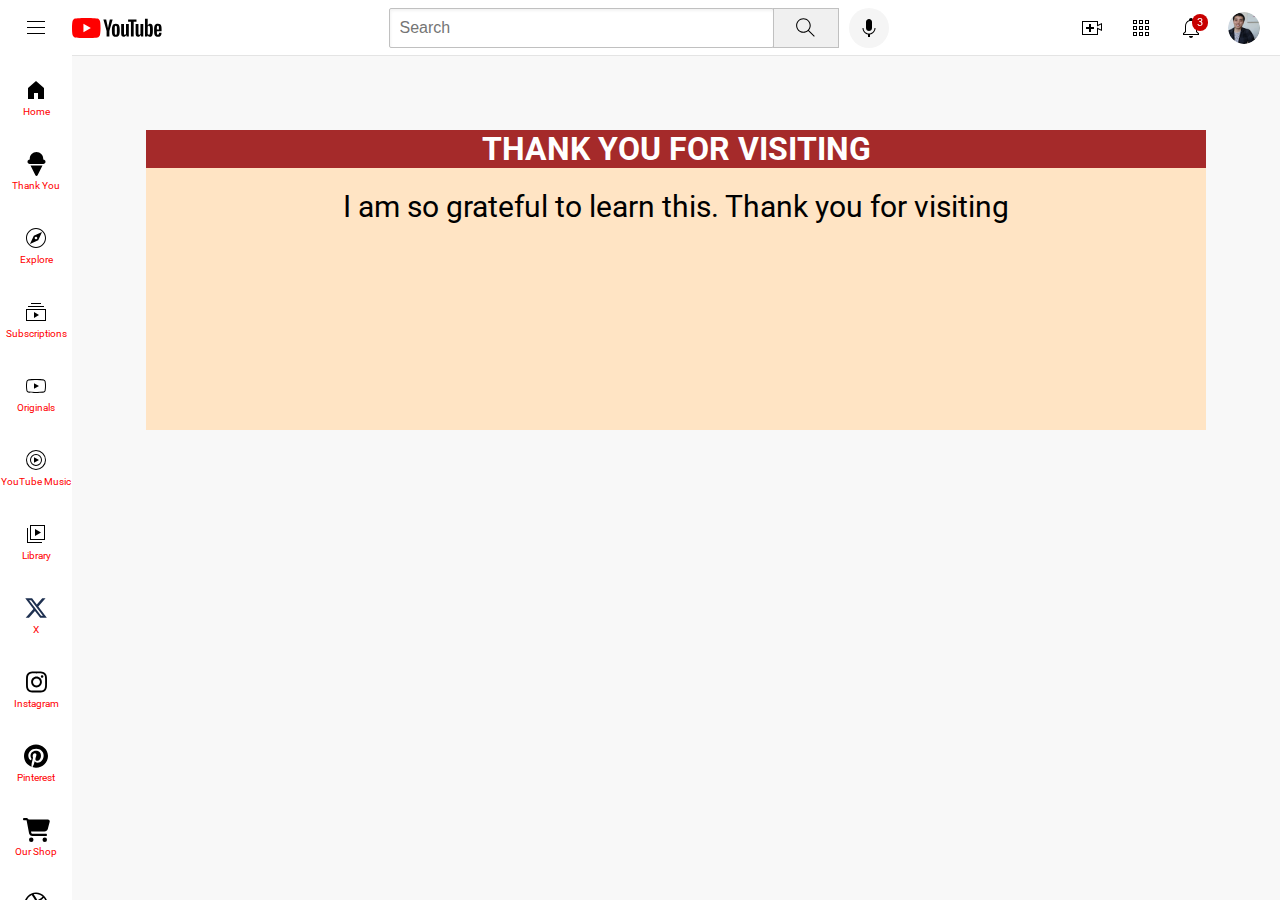
<file: index.html>
<!DOCTYPE html>
<html lang="en">
<head>
    <meta charset="UTF-8">
    <meta name="viewport" content="width=device-width, initial-scale=1.0">

    <link rel="preconnect" href="https://fonts.googleapis.com">
    <link rel="preconnect" href="https://fonts.gstatic.com" crossorigin>
    <link href="https://fonts.googleapis.com/css2?family=Roboto:wght@400;500;700&display=swap" rel="stylesheet">

    <link rel="stylesheet" href="styles/general.css">
    <link rel="stylesheet" href="styles/header.css">
    <link rel="stylesheet" href="styles/video.css">
    <link rel="stylesheet" href="styles/sidebar.css">
    <link rel="stylesheet" href="styles/navbar.css">

    <title>Thank You Page</title>
</head>
<body>
    <header class="header">
        <div class="left-section">
          <img class="hamburger-menu" src="icons/hamburger-menu.svg">
          <img class="youtube-logo" src="icons/youtube-logo.svg">
        </div>
        <div class="middle-section">
          <input class="search-bar" type="text" placeholder="Search">
          <button class="search-button">
            <img class="search-icon" src="icons/search.svg">
            <div class="tooltip">Search</div>
          </button>
          <!-- Put position absolute inside position relative -->
          <button class="voice-search-button">
            <img class="voice-search-icon" src="icons/voice-search-icon.svg">
            <div class="tooltip">Search with your voice</div>
          </button>
        </div>
        <div class="right-section">
          <div class="upload-icon-container">
            <img class="upload-icon" src="icons/upload.svg">
            <div class="tooltip">Create</div>
          </div>
          <div class="youtube-apps-icon-container">
            <img class="youtube-apps-icon" src="icons/youtube-apps.svg">
            <div class="tooltip">YouTube Apps</div>
          </div>
          <div class="notifications-icon-container">
            <img class="notifications-icon" src="icons/notifications.svg">
            <div class="notifications-count">3</div>
            <div class="tooltip">Notifications</div>
          </div>
          <img class="current-user-picture" src="channel-pictures/my-channel.jpeg">
        </div>
      </header>
  
      <nav class="sidebar">
        <a href="./index.html" class="anchor"><div class="sidebar-link sidebar-link-extra">
          <img src="icons/home.svg">
          <div style="text-decoration: none;">Home</div>
        </div></a>
        <a href="./thanks.html" class="anchor"><div class="sidebar-link sidebar-link-extra">
          <img src="icons/ice-cream-solid.svg">
          <div style="text-decoration: none;">Thank You</div>
        </div></a>
        <div class="sidebar-link sidebar-link-extra">
          <img src="icons/explore.svg">
          <div>Explore</div>
        </div>
        <div class="sidebar-link sidebar-link-extra">
          <img src="icons/subscriptions.svg">
          <div>Subscriptions</div>
        </div>
        <div class="sidebar-link sidebar-link-extra">
          <img src="icons/originals.svg">
          <div>Originals</div>
        </div>
        <div class="sidebar-link sidebar-link-extra">
          <img src="icons/youtube-music.svg">
          <div>YouTube Music</div>
        </div>
        <div class="sidebar-link sidebar-link-extra">
          <img src="icons/library.svg">
          <div>Library</div>
        </div>
        <div class="sidebar-link sidebar-link-extra">
          <img src="icons/x-twitter.svg">
          <div>X</div>
        </div>
        <div class="sidebar-link sidebar-link-extra">
          <img src="icons/instagram.svg" alt="instagram icon">
          <div>Instagram</div>
        </div>
        <div class="sidebar-link sidebar-link-extra">
          <img src="icons/pinterest.svg" alt="Pinterest icon">
          <div>Pinterest</div>
        </div>
        <div class="sidebar-link sidebar-link-extra">
          <img src="icons/cart-shopping-solid.svg" alt="Shopping cart icon">
          <div>Our Shop</div>
        </div>
        <div class="sidebar-link sidebar-link-extra">
          <img src="icons/dribbble.svg" alt="Dribbble icon">
          <div>Dribble</div>
        </div>
        <div class="sidebar-link sidebar-link-extra">
          <img src="icons/behance.svg" alt="Behance icon">
          <div>Behance</div>
        </div>
      </nav>
    <div>
        <div id="background-1">
            <div id="background-2"><H1>THANK YOU FOR VISITING</H1></div>
            <div id="paragraph">
                <p>I am so grateful to learn this. Thank you for visiting</p>
            </div>
        </div>
    </div>
</body>
</html>
</file>
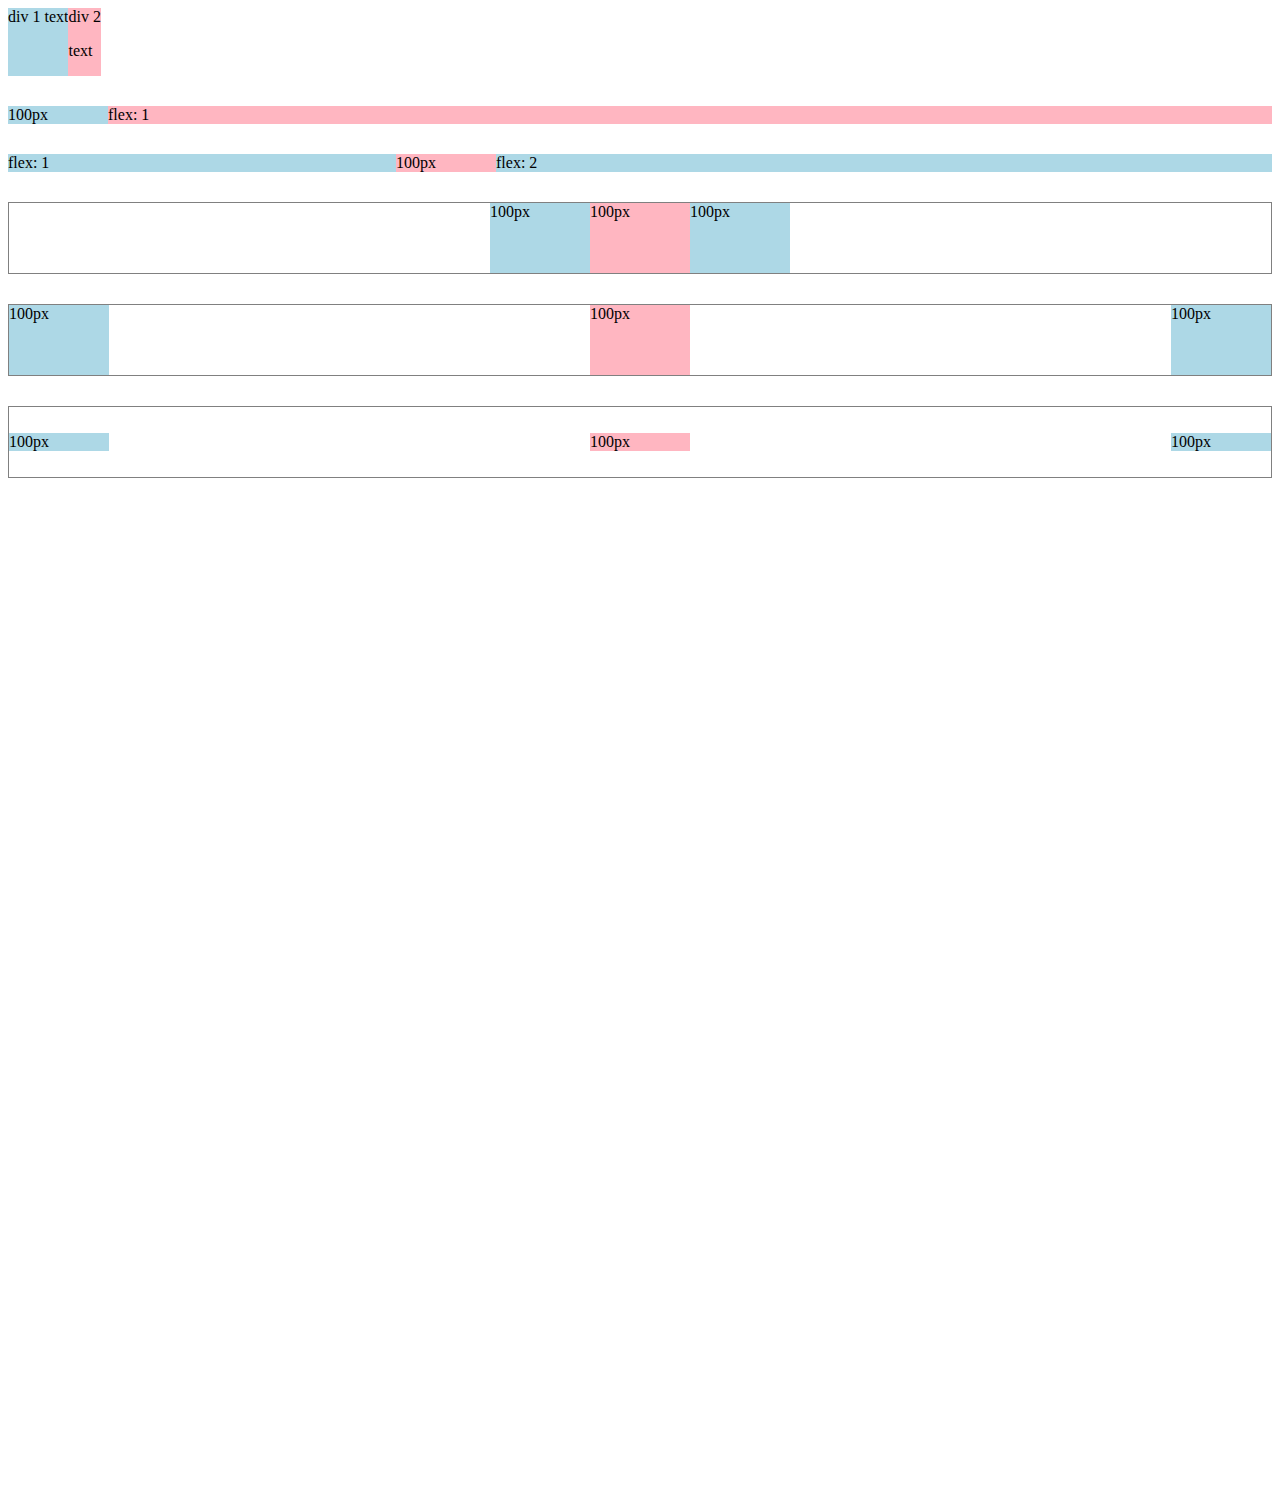
<file: flexbox.html>
<!DOCTYPE html>
<html>
  <head>
    <title>Flexbox Practice</title>
  </head>
  <body style="padding-bottom: 1000px;">
    <div style="
      display: flex;
      flex-direction: row;
    ">
      <div style="background-color: lightblue;">div 1 text</div>
      <div style="background-color: lightpink;">div 2 <p>text</p></div>
    </div>

    <div style="
      margin-top: 30px;
      display: flex;
      flex-direction: row;
    ">
      <div style="
        background-color: lightblue;
        width: 100px;
      ">100px</div>
      <div style="
        background-color: lightpink;
        flex: 1;
      ">flex: 1</div>
    </div>

    <div style="
      margin-top: 30px;
      display: flex;
      flex-direction: row;
    ">
      <div style="
        background-color: lightblue;
        flex: 1;
      ">flex: 1</div>
      <div style="
        background-color: lightpink;
        width: 100px;
      ">100px</div>
      <div style="
        background-color: lightblue;
        flex: 2;
      ">flex: 2</div>
    </div>

    <div style="
      margin-top: 30px;
      height: 70px;
      border-width: 1px;
      border-style: solid;
      border-color: gray;

      display: flex;
      flex-direction: row;
      justify-content: center;
    ">
      <div style="
        background-color: lightblue;
        width: 100px;
      ">100px</div>
      <div style="
        background-color: lightpink;
        width: 100px;
      ">100px</div>
      <div style="
        background-color: lightblue;
        width: 100px;
      ">100px</div>
    </div>

    <div style="
      margin-top: 30px;
      height: 70px;
      border-width: 1px;
      border-style: solid;
      border-color: gray;

      display: flex;
      flex-direction: row;
      justify-content: space-between;
    ">
      <div style="
        background-color: lightblue;
        width: 100px;
      ">100px</div>
      <div style="
        background-color: lightpink;
        width: 100px;
      ">100px</div>
      <div style="
        background-color: lightblue;
        width: 100px;
      ">100px</div>
    </div>

    <div style="
      margin-top: 30px;
      height: 70px;
      border-width: 1px;
      border-style: solid;
      border-color: gray;

      display: flex;
      flex-direction: row;
      justify-content: space-between;
      align-items: center;
    ">
      <div style="
        background-color: lightblue;
        width: 100px;
      ">100px</div>
      <div style="
        background-color: lightpink;
        width: 100px;
      ">100px</div>
      <div style="
        background-color: lightblue;
        width: 100px;
      ">100px</div>
    </div>
  </body>
</html>
</file>
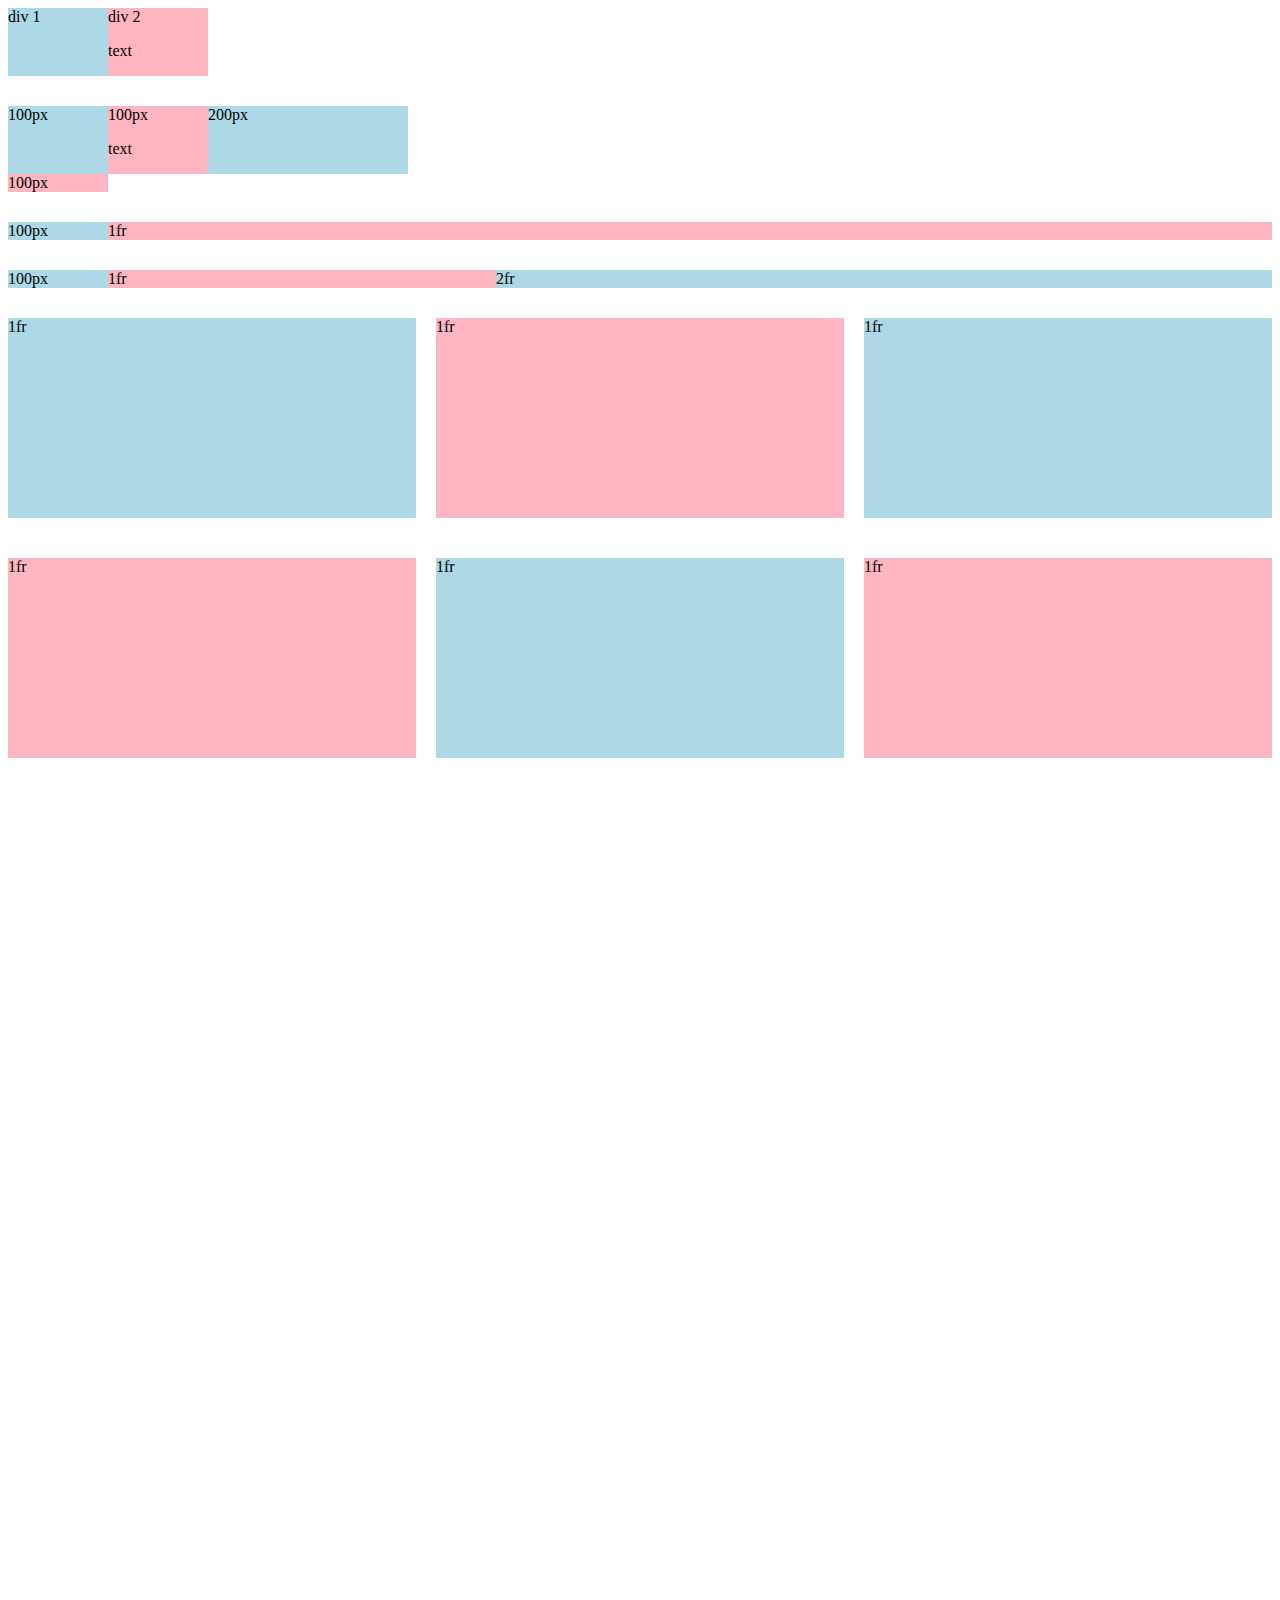
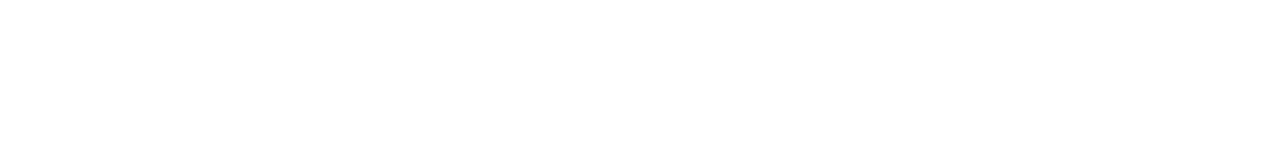
<file: grid.html>
<!DOCTYPE html>
<html>
  <head>
    <title>Grid Practice</title>
  </head>
  <body style="padding-bottom: 1000px;">
    <div style="
      display: grid;
      grid-template-columns: 100px 100px;
    ">
      <div style="background-color: lightblue;">div 1</div>
      <div style="background-color: lightpink;">div 2<p>text</p></div>
    </div>

    <div style="
      margin-top: 30px;
      display: grid;
      grid-template-columns: 100px 100px 200px;
    ">
      <div style="background-color: lightblue;">100px</div>
      <div style="background-color: lightpink;">100px<p>text</p></div>
      <div style="background-color: lightblue;">200px</div>
      <div style="background-color: lightpink;">100px</div>
    </div>

    <div style="
      margin-top: 30px;
      display: grid;
      grid-template-columns: 100px 1fr;
    ">
      <div style="background-color: lightblue;">100px</div>
      <div style="background-color: lightpink;">1fr</div>
    </div>

    <div style="
      margin-top: 30px;
      display: grid;
      grid-template-columns: 100px 1fr 2fr;
    ">
      <div style="background-color: lightblue;">100px</div>
      <div style="background-color: lightpink;">1fr</div>
      <div style="background-color: lightblue;">2fr</div>
    </div>

    <div style="
      margin-top: 30px;
      display: grid;
      grid-template-columns: 1fr 1fr 1fr;
      column-gap: 20px;
      row-gap: 40px;
    ">
      <div style="background-color: lightblue; height: 200px;">1fr</div>
      <div style="background-color: lightpink; height: 200px;">1fr</div>
      <div style="background-color: lightblue; height: 200px;">1fr</div>
      <div style="background-color: lightpink; height: 200px;">1fr</div>
      <div style="background-color: lightblue; height: 200px;">1fr</div>
      <div style="background-color: lightpink; height: 200px;">1fr</div>
    </div>
  </body>
</html>
</file>
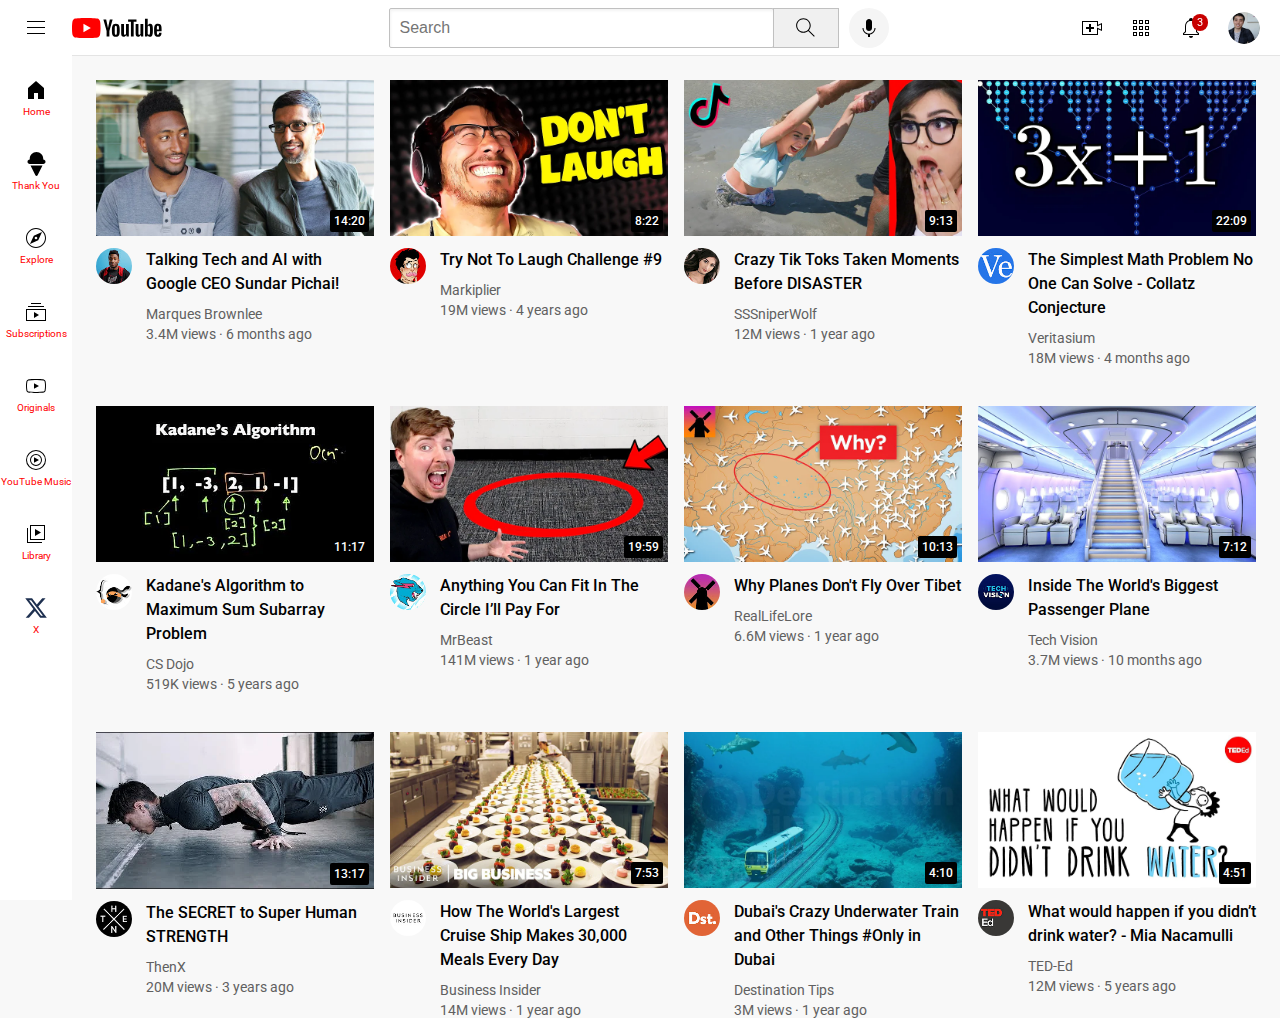
<file: home.html>
<!DOCTYPE html>
<html>
  <head>
    <title>YouTube.com Clone</title>

    <link rel="preconnect" href="https://fonts.googleapis.com">
    <link rel="preconnect" href="https://fonts.gstatic.com" crossorigin>
    <link href="https://fonts.googleapis.com/css2?family=Roboto:wght@400;500;700&display=swap" rel="stylesheet">

    <link rel="stylesheet" href="styles/general.css">
    <link rel="stylesheet" href="styles/header.css">
    <link rel="stylesheet" href="styles/video.css">
    <link rel="stylesheet" href="styles/sidebar.css">
    <link rel="stylesheet" href="styles/navbar.css">
  </head>
  <body>
    <header class="header">
      <div class="left-section">
        <img class="hamburger-menu" src="icons/hamburger-menu.svg">
        <img class="youtube-logo" src="icons/youtube-logo.svg">
      </div>
      <div class="middle-section">
        <input class="search-bar" type="text" placeholder="Search">
        <button class="search-button">
          <img class="search-icon" src="icons/search.svg">
          <div class="tooltip">Search</div>
        </button>
        <!-- Put position absolute inside position relative -->
        <button class="voice-search-button">
          <img class="voice-search-icon" src="icons/voice-search-icon.svg">
          <div class="tooltip">Search with your voice</div>
        </button>
      </div>
      <div class="right-section">
        <div class="upload-icon-container">
          <img class="upload-icon" src="icons/upload.svg">
          <div class="tooltip">Create</div>
        </div>
        <div class="youtube-apps-icon-container">
          <img class="youtube-apps-icon" src="icons/youtube-apps.svg">
          <div class="tooltip">YouTube Apps</div>
        </div>
        <div class="notifications-icon-container">
          <img class="notifications-icon" src="icons/notifications.svg">
          <div class="notifications-count">3</div>
          <div class="tooltip">Notifications</div>
        </div>
        <img class="current-user-picture" src="channel-pictures/my-channel.jpeg">
      </div>
    </header>

    <nav class="sidebar">
      <div class="sidebar-link sidebar-link-extra">
        <img src="icons/home.svg">
        <div>Home</div>
      </div>
      <a href="./thanks.html" class="anchor"><div class="sidebar-link sidebar-link-extra">
        <img src="icons/ice-cream-solid.svg">
        <div style="text-decoration: none;">Thank You</div>
      </div></a>
      <div class="sidebar-link sidebar-link-extra">
        <img src="icons/explore.svg">
        <div>Explore</div>
      </div>
      <div class="sidebar-link sidebar-link-extra">
        <img src="icons/subscriptions.svg">
        <div>Subscriptions</div>
      </div>
      <div class="sidebar-link sidebar-link-extra">
        <img src="icons/originals.svg">
        <div>Originals</div>
      </div>
      <div class="sidebar-link sidebar-link-extra">
        <img src="icons/youtube-music.svg">
        <div>YouTube Music</div>
      </div>
      <div class="sidebar-link sidebar-link-extra">
        <img src="icons/library.svg">
        <div>Library</div>
      </div>
      <div class="sidebar-link sidebar-link-extra">
        <img src="icons/x-twitter.svg">
        <div>X</div>
      </div>
    </nav>

    <main>
      <section class="video-grid">
        <div class="video-preview">
          <div class="thumbnail-row">
            <img class="thumbnail" src="thumbnails/thumbnail-1.webp">
            <div class="video-time">14:20</div>
          </div>
          <div class="video-info-grid">
            <div class="channel-picture">
              <img class="profile-picture" src="channel-pictures/channel-1.jpeg">
            </div>
            <div class="video-info">
              <p class="video-title">
                Talking Tech and AI with Google CEO Sundar Pichai!
              </p>
              <p class="video-author">
                Marques Brownlee
              </p>
              <p class="video-stats">
                3.4M views &#183; 6 months ago
              </p>
            </div>
          </div>
        </div>

        <div class="video-preview">
          <div class="thumbnail-row">
            <img class="thumbnail" src="thumbnails/thumbnail-2.webp">
            <div class="video-time">8:22</div>
          </div>
          <div class="video-info-grid">
            <div class="channel-picture">
              <img class="profile-picture" src="channel-pictures/channel-2.jpeg">
            </div>
            <div class="video-info">
              <p class="video-title">
                Try Not To Laugh Challenge #9
              </p>
              <p class="video-author">
                Markiplier
              </p>
              <p class="video-stats">
                19M views &#183; 4 years ago
              </p>
            </div>
          </div>
        </div>

        <div class="video-preview">
          <div class="thumbnail-row">
            <img class="thumbnail" src="thumbnails/thumbnail-3.webp">
            <div class="video-time">9:13</div>
          </div>
          <div class="video-info-grid">
            <div class="channel-picture">
              <img class="profile-picture" src="channel-pictures/channel-3.jpeg">
            </div>
            <div class="video-info">
              <p class="video-title">
                Crazy Tik Toks Taken Moments Before DISASTER
              </p>
              <p class="video-author">
                SSSniperWolf
              </p>
              <p class="video-stats">
                12M views &#183; 1 year ago
              </p>
            </div>
          </div>
        </div>

        <div class="video-preview">
          <div class="thumbnail-row">
            <img class="thumbnail" src="thumbnails/thumbnail-4.webp">
            <div class="video-time">22:09</div>
          </div>
          <div class="video-info-grid">
            <div class="channel-picture">
              <img class="profile-picture" src="channel-pictures/channel-4.jpeg">
            </div>
            <div class="video-info">
              <p class="video-title">
                The Simplest Math Problem No One Can Solve - Collatz Conjecture
              </p>
              <p class="video-author">
                Veritasium
              </p>
              <p class="video-stats">
                18M views &#183; 4 months ago
              </p>
            </div>
          </div>
        </div>

        <div class="video-preview">
          <div class="thumbnail-row">
            <img class="thumbnail" src="thumbnails/thumbnail-5.webp">
            <div class="video-time">11:17</div>
          </div>
          <div class="video-info-grid">
            <div class="channel-picture">
              <img class="profile-picture" src="channel-pictures/channel-5.jpeg">
            </div>
            <div class="video-info">
              <p class="video-title">
                Kadane's Algorithm to Maximum Sum Subarray Problem
              </p>
              <p class="video-author">
                CS Dojo
              </p>
              <p class="video-stats">
                519K views &#183; 5 years ago
              </p>
            </div>
          </div>
        </div>

        <div class="video-preview">
          <div class="thumbnail-row">
            <img class="thumbnail" src="thumbnails/thumbnail-6.webp">
            <div class="video-time">19:59</div>
          </div>
          <div class="video-info-grid">
            <div class="channel-picture">
              <img class="profile-picture" src="channel-pictures/channel-6.jpeg">
            </div>
            <div class="video-info">
              <p class="video-title">
                Anything You Can Fit In The Circle I’ll Pay For
              </p>
              <p class="video-author">
                MrBeast
              </p>
              <p class="video-stats">
                141M views &#183; 1 year ago
              </p>
            </div>
          </div>
        </div>

        <div class="video-preview">
          <div class="thumbnail-row">
            <img class="thumbnail" src="thumbnails/thumbnail-7.webp">
            <div class="video-time">10:13</div>
          </div>
          <div class="video-info-grid">
            <div class="channel-picture">
              <img class="profile-picture" src="channel-pictures/channel-7.jpeg">
            </div>
            <div class="video-info">
              <p class="video-title">
                Why Planes Don't Fly Over Tibet
              </p>
              <p class="video-author">
                RealLifeLore
              </p>
              <p class="video-stats">
                6.6M views &#183; 1 year ago
              </p>
            </div>
          </div>
        </div>

        <div class="video-preview">
          <div class="thumbnail-row">
            <img class="thumbnail" src="thumbnails/thumbnail-8.webp">
            <div class="video-time">7:12</div>
          </div>
          <div class="video-info-grid">
            <div class="channel-picture">
              <img class="profile-picture" src="channel-pictures/channel-8.jpeg">
            </div>
            <div class="video-info">
              <p class="video-title">
                Inside The World's Biggest Passenger Plane
              </p>
              <p class="video-author">
                Tech Vision
              </p>
              <p class="video-stats">
                3.7M views &#183; 10 months ago
              </p>
            </div>
          </div>
        </div>

        <div class="video-preview">
          <div class="thumbnail-row">
            <img class="thumbnail" src="thumbnails/thumbnail-9.webp">
            <div class="video-time">13:17</div>
          </div>
          <div class="video-info-grid">
            <div class="channel-picture">
              <img class="profile-picture" src="channel-pictures/channel-9.jpeg">
            </div>
            <div class="video-info">
              <p class="video-title">
                The SECRET to Super Human STRENGTH
              </p>
              <p class="video-author">
                ThenX
              </p>
              <p class="video-stats">
                20M views &#183; 3 years ago
              </p>
            </div>
          </div>
        </div>

        <div class="video-preview">
          <div class="thumbnail-row">
            <img class="thumbnail" src="thumbnails/thumbnail-10.webp">
            <div class="video-time">7:53</div>
          </div>
          <div class="video-info-grid">
            <div class="channel-picture">
              <img class="profile-picture" src="channel-pictures/channel-10.jpeg">
            </div>
            <div class="video-info">
              <p class="video-title">
                How The World's Largest Cruise Ship Makes 30,000 Meals Every Day
              </p>
              <p class="video-author">
                Business Insider
              </p>
              <p class="video-stats">
                14M views &#183; 1 year ago
              </p>
            </div>
          </div>
        </div>

        <div class="video-preview">
          <div class="thumbnail-row">
            <img class="thumbnail" src="thumbnails/thumbnail-11.webp">
            <div class="video-time">4:10</div>
          </div>
          <div class="video-info-grid">
            <div class="channel-picture">
              <img class="profile-picture" src="channel-pictures/channel-11.jpeg">
            </div>
            <div class="video-info">
              <p class="video-title">
                Dubai's Crazy Underwater Train and Other Things #Only in Dubai
              </p>
              <p class="video-author">
                Destination Tips
              </p>
              <p class="video-stats">
                3M views &#183; 1 year ago
              </p>
            </div>
          </div>
        </div>

        <div class="video-preview">
          <div class="thumbnail-row">
            <img class="thumbnail" src="thumbnails/thumbnail-12.webp">
            <div class="video-time">4:51</div>
          </div>
          <div class="video-info-grid">
            <div class="channel-picture">
              <img class="profile-picture" src="channel-pictures/channel-12.jpeg">
            </div>
            <div class="video-info">
              <p class="video-title">
                What would happen if you didn’t drink water? - Mia Nacamulli
              </p>
              <p class="video-author">
                TED-Ed
              </p>
              <p class="video-stats">
                12M views &#183; 5 years ago
              </p>
            </div>
          </div>
        </div>
      </section>
    </main>
  </body>
</html>
</file>
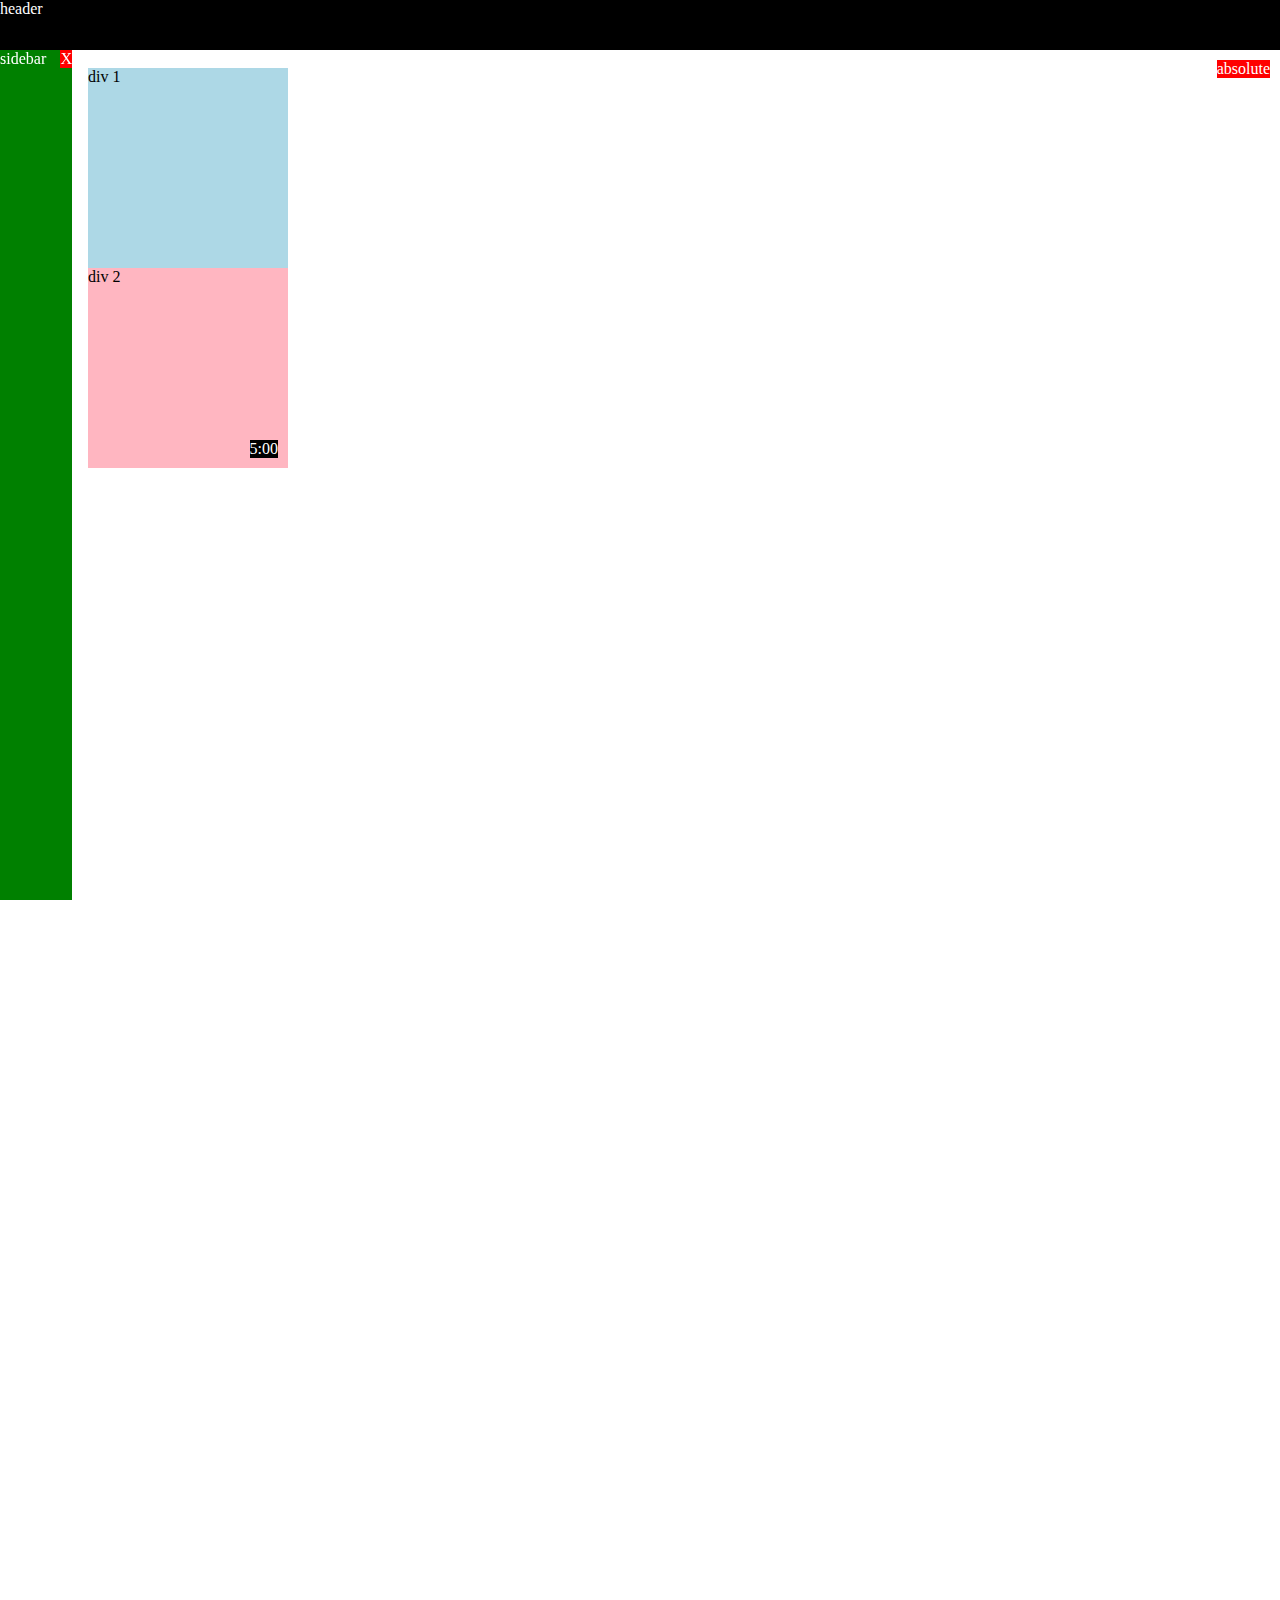
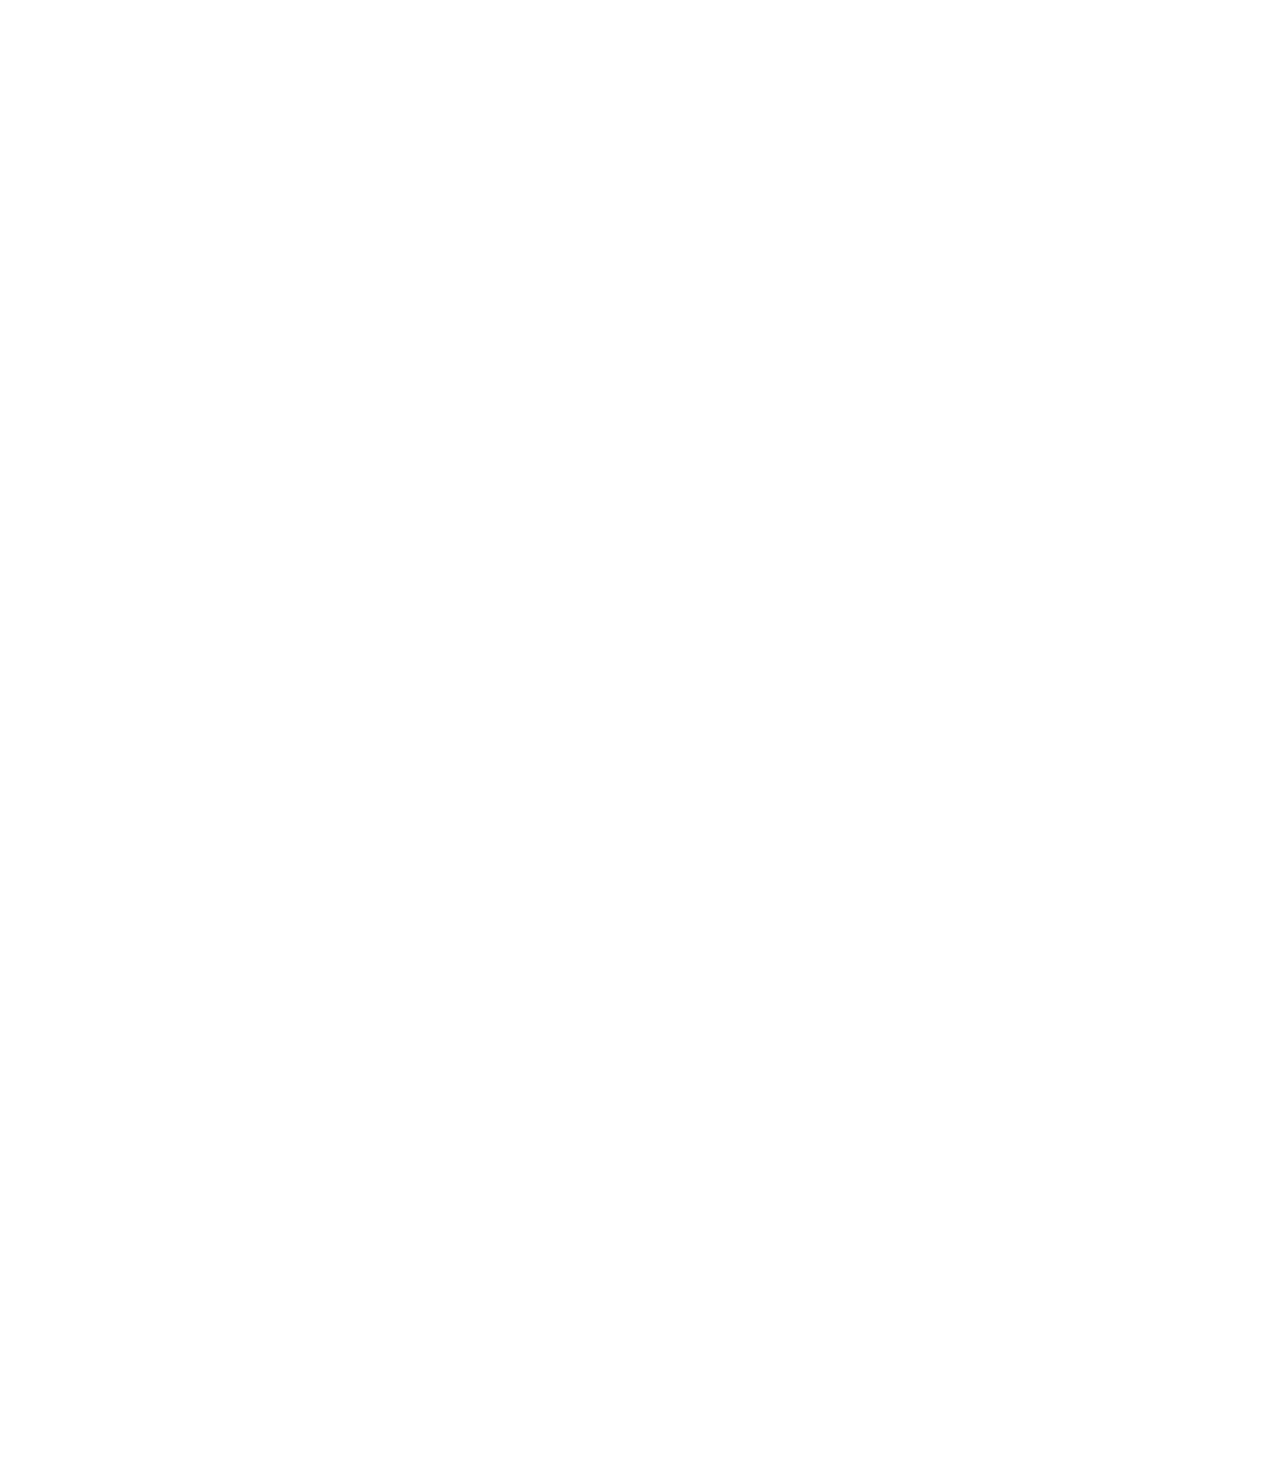
<file: position.html>
<!DOCTYPE html>
<html>
  <head>
    <title>Position Practice</title>
  </head>
  <body style="
    height: 3000px;
    padding-top: 60px;
    padding-left: 80px;
  ">
    <div style="
      background-color: black;
      color: white;
      position: fixed;
      top: 0;
      left: 0;
      right: 0;
      height: 50px;
      z-index: 100;
    ">header</div>

    <div style="
      background-color: green;
      color: white;
      position: fixed;
      left: 0;
      bottom: 0;
      top: 50px;
      width: 72px;
    ">
      sidebar
      <div style="
        position: absolute;
        background-color: red;
        color: white;
        top: 0;
        right: 0;
      ">
        X
      </div>
    </div>

    <div style="
      position: absolute;
      background-color: red;
      color: white;
      top: 60px;
      right: 10px;
    ">
      absolute
    </div>

    <div style="
      background-color: lightblue;
      height: 200px;
      width: 200px;
      position: static;
    ">div 1</div>
    <div style="
      background-color: lightpink;
      height: 200px;
      width: 200px;
      position: relative;
    ">
      div 2
      <div style="
        position: absolute;
        background-color: black;
        color: white;
        bottom: 10px;
        right: 10px;
      ">
        5:00
      </div>
    </div>

  </body>
</html>
</file>
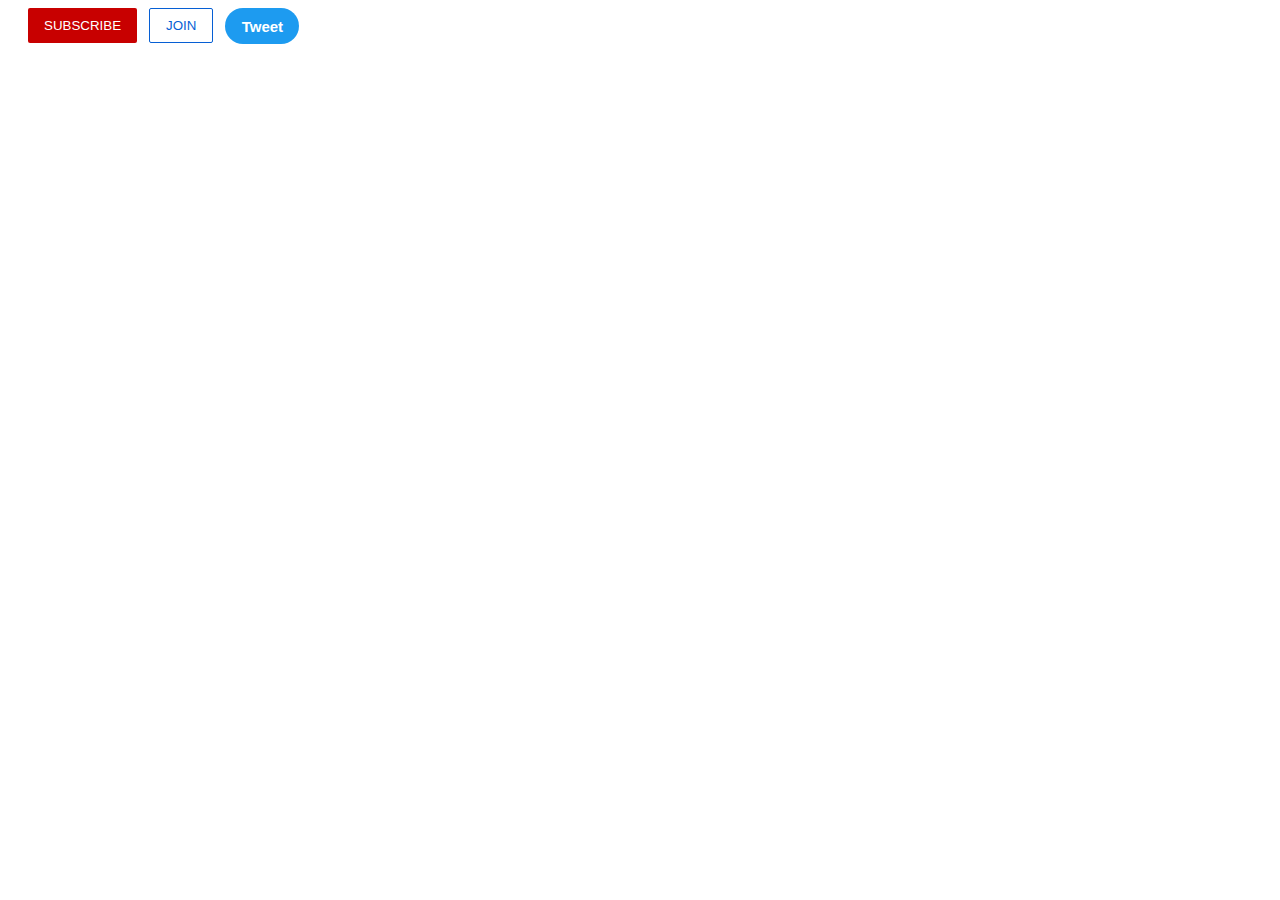
<file: intro-to-html/buttons.html>
<!DOCTYPE html>
<html>
  <head>
    <title>Buttons Practice</title>
    <link rel="stylesheet" href="styles/buttons.css">
  </head>
  <body>
    <button class="subscribe-button">
      SUBSCRIBE
    </button>

    <button class="join-button">
      JOIN
    </button>

    <button class="tweet-button">
      Tweet
    </button>
  </body>
</html>
</file>
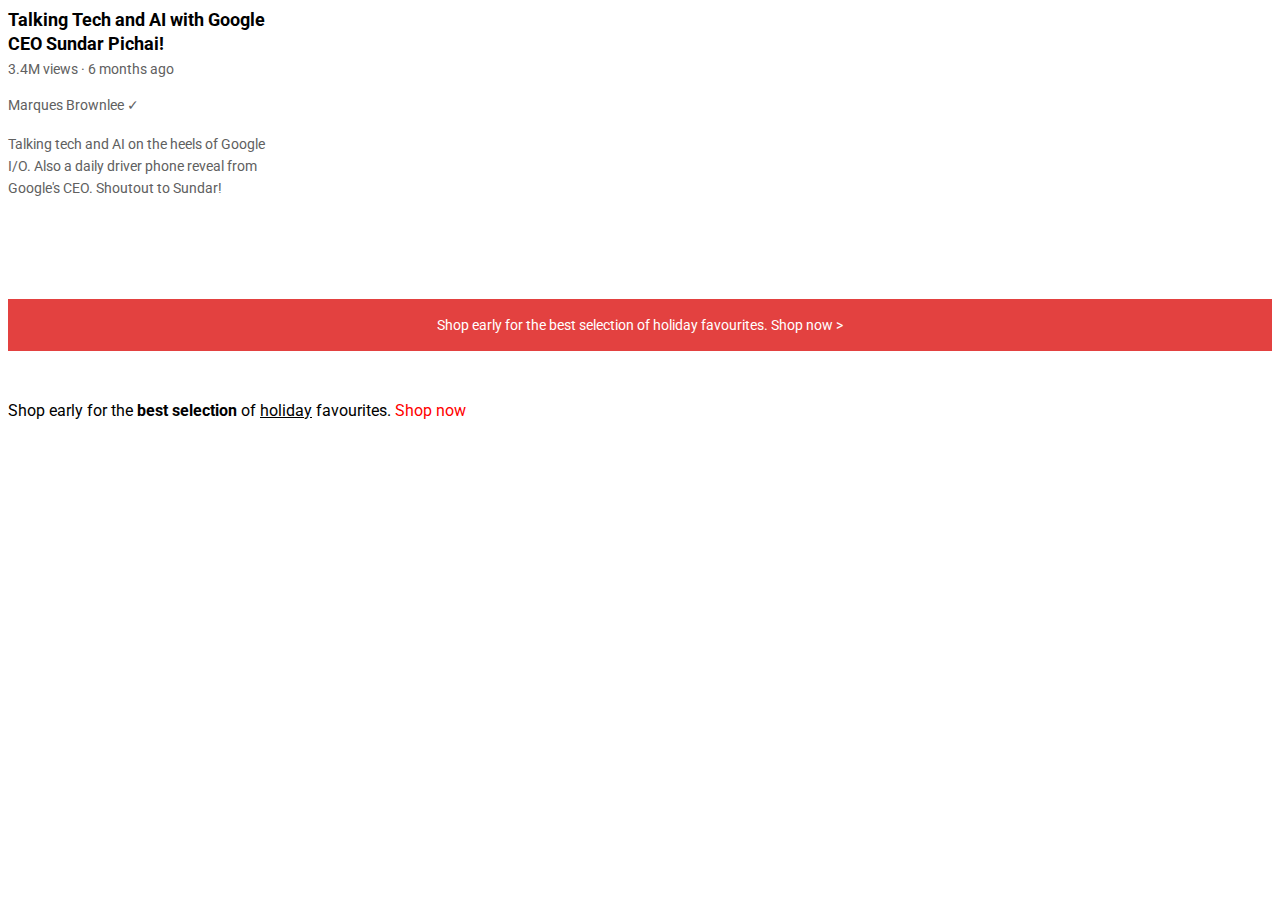
<file: intro-to-html/text.html>
<!DOCTYPE html>
<html>
  <head>
    <title>Text Practice</title>

    <link rel="preconnect" href="https://fonts.googleapis.com">
    <link rel="preconnect" href="https://fonts.gstatic.com" crossorigin>
    <link href="https://fonts.googleapis.com/css2?family=Roboto:wght@400;700&display=swap" rel="stylesheet">

    <link rel="stylesheet" href="styles/text.css">
  </head>
  <body>
    <p class="video-title">
      Talking Tech and AI with Google CEO Sundar Pichai!
    </p>

    <p class="video-stats">
      3.4M views &#183; 6 months ago
    </p>

    <p class="video-author">
      Marques Brownlee &#10003;
    </p>

    <p class="video-description">
      Talking tech and AI on the heels of Google I/O. Also a daily driver phone reveal from Google's CEO. Shoutout to Sundar!
    </p>

    <p class="apple-text">
      Shop early for the best selection of holiday favourites. <span class="shop-link">Shop now &#62;</span>
    </p>

    <p>
      Shop early for the <strong>best selection</strong> of <u>holiday</u> favourites. <span class="span-example">Shop now</span>
    </p>
  </body>
</html>
</file>
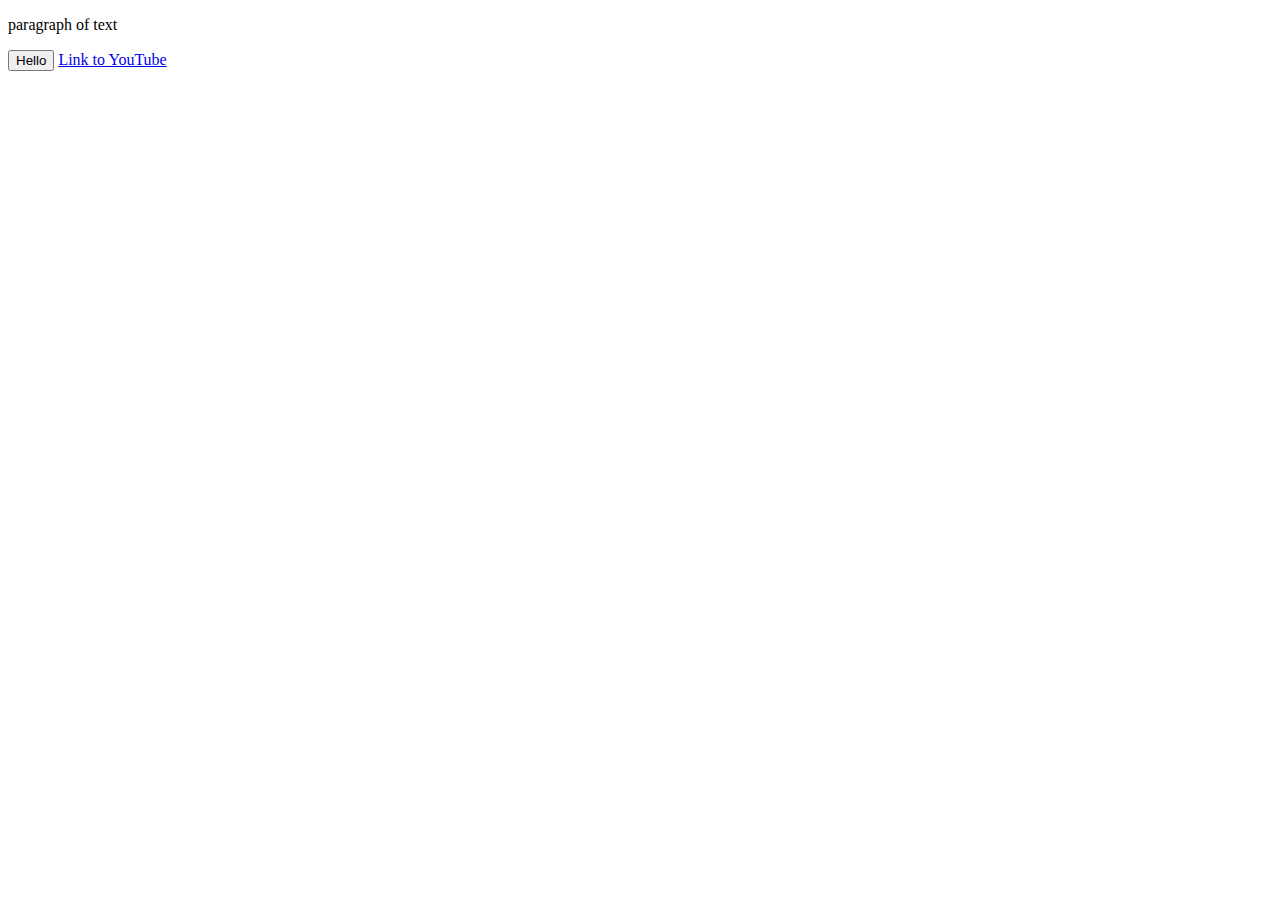
<file: intro-to-html/website.html>
<!DOCTYPE html>
<html>
  <head>
    <title>First Website</title>
  </head>
  <body>
    <p>
      paragraph of text
    </p>

    <button>
      Hello
    </button>

    <a href="https://www.youtube.com/" target="blank">
      Link to YouTube
    </a>
  </body>
</html>
</file>
<file: styles/general.css>
p {
  margin-top: 0;
  margin-bottom: 0;
}

body {
  /* This style below will be inherited */
  font-family: Roboto, Arial;
  margin: 0;
  padding-top: 80px;
  padding-left: 96px;
  padding-right: 24px;
  background-color: rgb(248, 248, 248);
}
</file>
<file: styles/header.css>
.header {
  height: 55px;

  display: flex;
  flex-direction: row;
  justify-content: space-between;

  position: fixed;
  top: 0;
  left: 0;
  right: 0;
  z-index: 100;

  background-color: white;
  border-bottom-width: 1px;
  border-bottom-style: solid;
  border-bottom-color: rgb(228, 228, 228);
}

.left-section {
  display: flex;
  align-items: center;
}

.hamburger-menu {
  height: 24px;
  margin-left: 24px;
  margin-right: 24px;
}

.youtube-logo {
  height: 20px;
}

.middle-section {
  flex: 1;
  margin-left: 70px;
  margin-right: 35px;
  max-width: 500px;
  display: flex;
  align-items: center;
}

.search-bar {
  flex: 1;
  height: 36px;
  padding-left: 10px;
  font-size: 16px;
  border: 1px solid rgb(192, 192, 192);
  border-radius: 2px;
  box-shadow: inset 1px 2px 3px rgba(0, 0, 0, 0.05);
  width: 0;
}

.search-bar::placeholder {
  font-size: 16px;
}

.search-button {
  height: 40px;
  width: 66px;
  background-color: rgb(240, 240, 240);
  border-width: 1px;
  border-style: solid;
  border-color: rgb(192, 192, 192);
  margin-left: -1px;
  margin-right: 10px;
}

.search-button,
.voice-search-button,
.upload-icon-container {
  display: flex;
  justify-content: center;
  align-items: center;
  position: relative;
}

.search-button .tooltip,
.voice-search-button .tooltip,
.upload-icon-container .tooltip {
  position: absolute;
  background-color: gray;
  color: white;
  padding-top: 4px;
  padding-bottom: 4px;
  padding-left: 8px;
  padding-right: 8px;
  border-radius: 2px;
  font-size: 12px;
  bottom: -30px;
  opacity: 0;
  transition: opacity 0.15s;
  pointer-events: none;
  white-space: nowrap;
}

.search-button:hover .tooltip,
.voice-search-button:hover .tooltip,
.upload-icon-container:hover .tooltip {
  opacity: 1;
}

.search-icon {
  height: 25px;
}

.voice-search-button {
  height: 40px;
  width: 40px;
  border-radius: 20px;
  border: none;
  background-color: rgb(245, 245, 245);
}

.voice-search-icon {
  height: 24px;
}

.right-section {
  width: 180px;
  margin-right: 20px;
  display: flex;
  align-items: center;
  justify-content: space-between;
  flex-shrink: 0;
}

.upload-icon {
  height: 24px;
}

.youtube-apps-icon {
  height: 24px;
}

.notifications-icon {
  height: 24px;
}

.notifications-icon-container {
  position: relative;
}

.notifications-count {
  position: absolute;
  top: -2px;
  right: -5px;
  background-color: rgb(200, 0, 0);
  color: white;
  font-size: 11px;
  padding-left: 5px;
  padding-right: 5px;
  padding-top: 2px;
  padding-bottom: 2px;
  border-radius: 10px;
}

.current-user-picture {
  height: 32px;
  border-radius: 16px;
}

.search-button,
.voice-search-button,
.upload-icon-container,
.youtube-apps-icon-container,
.notifications-icon-container {
  display: flex;
  justify-content: center;
  align-items: center;
  position: relative;
  cursor: pointer;
}

.search-button .tooltip,
.voice-search-button .tooltip,
.upload-icon-container .tooltip,
.youtube-apps-icon-container .tooltip,
.notifications-icon-container .tooltip {
  font-family: Roboto, Arial;
  position: absolute;
  background-color: gray;
  color: white;
  padding-top: 4px;
  padding-bottom: 4px;
  padding-left: 8px;
  padding-right: 8px;
  border-radius: 2px;
  font-size: 12px;
  bottom: -30px;
  opacity: 0;
  transition: opacity 0.15s;
  pointer-events: none;
  white-space: nowrap;
}

.search-button:hover .tooltip,
.voice-search-button:hover .tooltip,
.upload-icon-container:hover .tooltip,
.youtube-apps-icon-container:hover .tooltip,
.notifications-icon-container:hover .tooltip {
  opacity: 1;
}
</file>
<file: styles/video.css>
.thumbnail {
  width: 100%;
}

.video-title {
  margin-top: 0;
  font-size: 14px;
  font-weight: 500;
  line-height: 20px;
  margin-bottom: 10px;
}

.video-info-grid {
  display: grid;
  grid-template-columns: 50px 1fr;
}

.profile-picture {
  width: 36px;
  border-radius: 50px;
}

.thumbnail-row {
  margin-bottom: 8px;
  position: relative;
}

.video-author,
.video-stats {
  font-size: 12px;
  color: rgb(96, 96, 96);
}

.video-author {
  margin-bottom: 4px;
}

@media (min-width: 1000px) {
  .video-title {
    font-size: 16px;
    line-height: 24px;
  }
}

@media (min-width: 1000px) {
  .video-author,
  .video-stats {
    font-size: 14px;
  }
}

.video-grid {
  display: grid;
  grid-template-columns: 1fr 1fr 1fr;
  column-gap: 16px;
  row-gap: 40px;
}

@media (max-width: 750px) {
  .video-grid {
    grid-template-columns: 1fr 1fr;
  }
}

@media (min-width: 751px) and (max-width: 999px) {
  .video-grid {
    grid-template-columns: 1fr 1fr 1fr;
  }
}

@media (min-width: 1000px) {
  .video-grid {
    grid-template-columns: 1fr 1fr 1fr 1fr;
  }
}

.video-time {
  font-size: 12px;
  font-weight: 500;
  padding: 4px;
  border-radius: 2px;
  background-color: black;
  color: white;
  position: absolute;
  bottom: 8px;
  right: 5px;
}
</file>
<file: styles/sidebar.css>
.sidebar {
  position: fixed;
  left: 0;
  bottom: 0;
  top: 55px;
  background-color: white;
  width: 72px;
  z-index: 200;
  padding-top: 5px;
}

.sidebar-link {
  height: 74px;
  display: flex;
  justify-content: center;
  align-items: center;
  flex-direction: column;
  cursor: pointer;
}

.sidebar-link:hover {
  background-color: rgb(235, 235, 235);
}

.sidebar-link img {
  height: 24px;
  margin-bottom: 4px;
}

.sidebar-link div {
  font-size: 10px;
}
</file>
<file: styles/navbar.css>
.sidebar-link-extra {
    color: red;
}

#background-1 {
    background-color: bisque;
    height: 300px;
    margin: 50px 50px;
}

#background-2 {
    background-color: brown;
    text-align: center;
    color: white;
}

#paragraph {
    text-align: center;
    font-size: 30px;
}

.anchor {
    text-decoration: none;
}
</file>
<file: intro-to-html/styles/buttons.css>
.subscribe-button {
  background-color: rgb(200, 0, 0);
  color: white;
  border: none;
  border-radius: 2px;
  cursor: pointer;
  margin-right: 8px;
  margin-left: 20px;
  padding-top: 10px;
  padding-bottom: 10px;
  padding-left: 16px;
  padding-right: 16px;
  transition: opacity 0.15s;
  vertical-align: top;
}

.subscribe-button:hover {
  opacity: 0.8;
}

.subscribe-button:active {
  opacity: 0.5;
}

.join-button {
  background-color: white;
  border-color: rgb(6, 95, 212);
  border-style: solid;
  border-width: 1px;
  color: rgb(6, 95, 212);
  border-radius: 2px;
  cursor: pointer;
  padding-top: 9px;
  padding-bottom: 9px;
  padding-left: 16px;
  padding-right: 16px;

  transition: background-color 0.15s,
    color 0.15s;
}

.join-button:hover {
  background-color: rgb(6, 95, 212);
  color: white;
}

.join-button:active {
  opacity: 0.7;
}

.tweet-button {
  background-color: rgb(29, 155, 240);
  color: white;
  border: none;
  height: 36px;
  width: 74px;
  border-radius: 8px;
  border-radius: 18px;
  font-weight: bold;
  font-size: 15px;
  cursor: pointer;
  margin-left: 8px;
  transition: box-shadow 0.15s;
  vertical-align: top;
}

.tweet-button:hover {
  box-shadow: 5px 5px 10px rgba(0, 0, 0, 0.15);
}
</file>
<file: intro-to-html/styles/text.css>
p {
  font-family: Roboto;
  margin-top: 0;
  margin-bottom: 0;
}

.video-stats {
  font-size: 14px;
  color: rgb(96, 96, 96);
  margin-bottom: 20px;
}

.video-title {
  font-weight: bold;
  font-size: 18px;
  width: 280px;
  line-height: 24px;
  margin-bottom: 5px;
}

.video-author {
  font-size: 14px;
  color: rgb(96, 96, 96);
  margin-bottom: 20px;
}

.video-description {
  font-size: 14px;
  color: rgb(96, 96, 96);
  width: 280px;
  line-height: 22px;
  margin-bottom: 100px;
}

.apple-text {
  margin-bottom: 50px;
  font-size: 14px;
  background-color: rgb(227, 65, 64);
  color: white;
  text-align: center;
  padding-top: 18px;
  padding-bottom: 18px;
}

.span-example {
  color: red;
}

.span-example:hover {
  text-decoration: underline;
}

.shop-link {
  cursor: pointer;
}

.shop-link:hover {
  text-decoration: underline;
}
</file>
